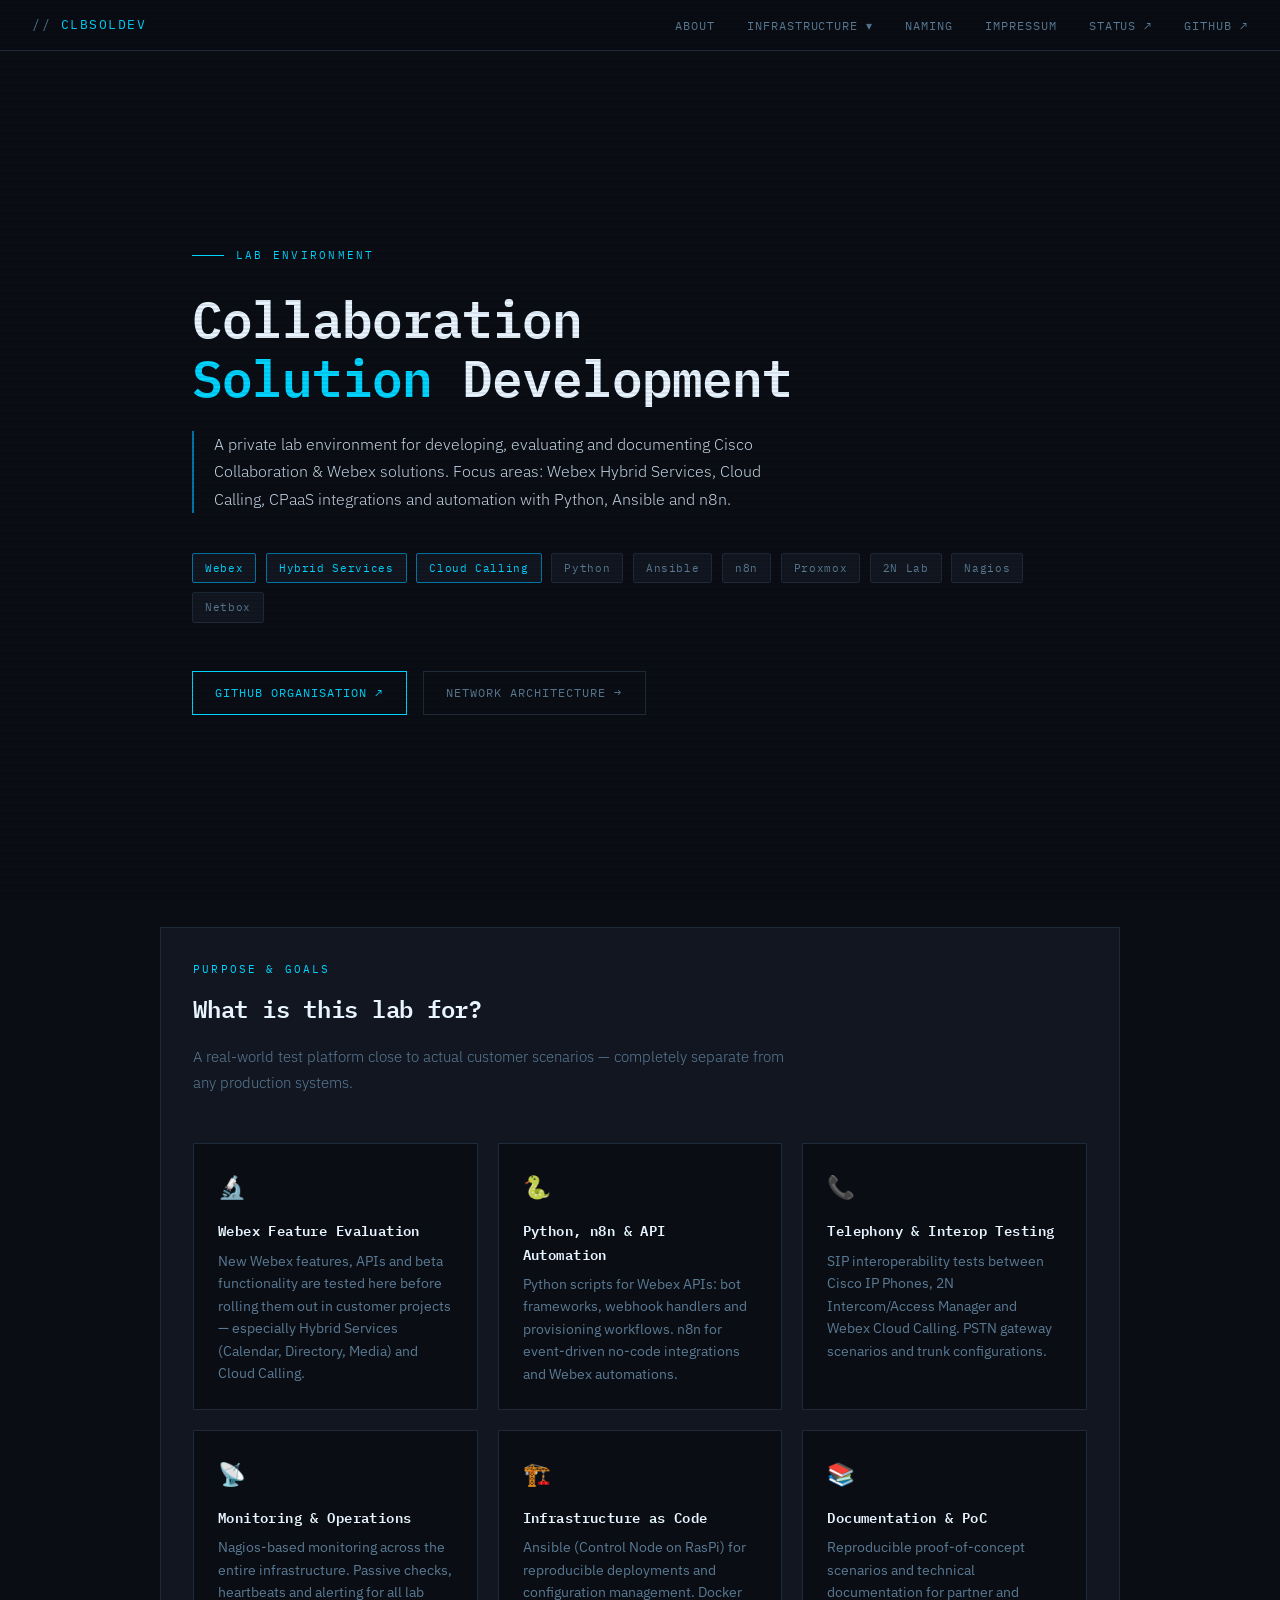
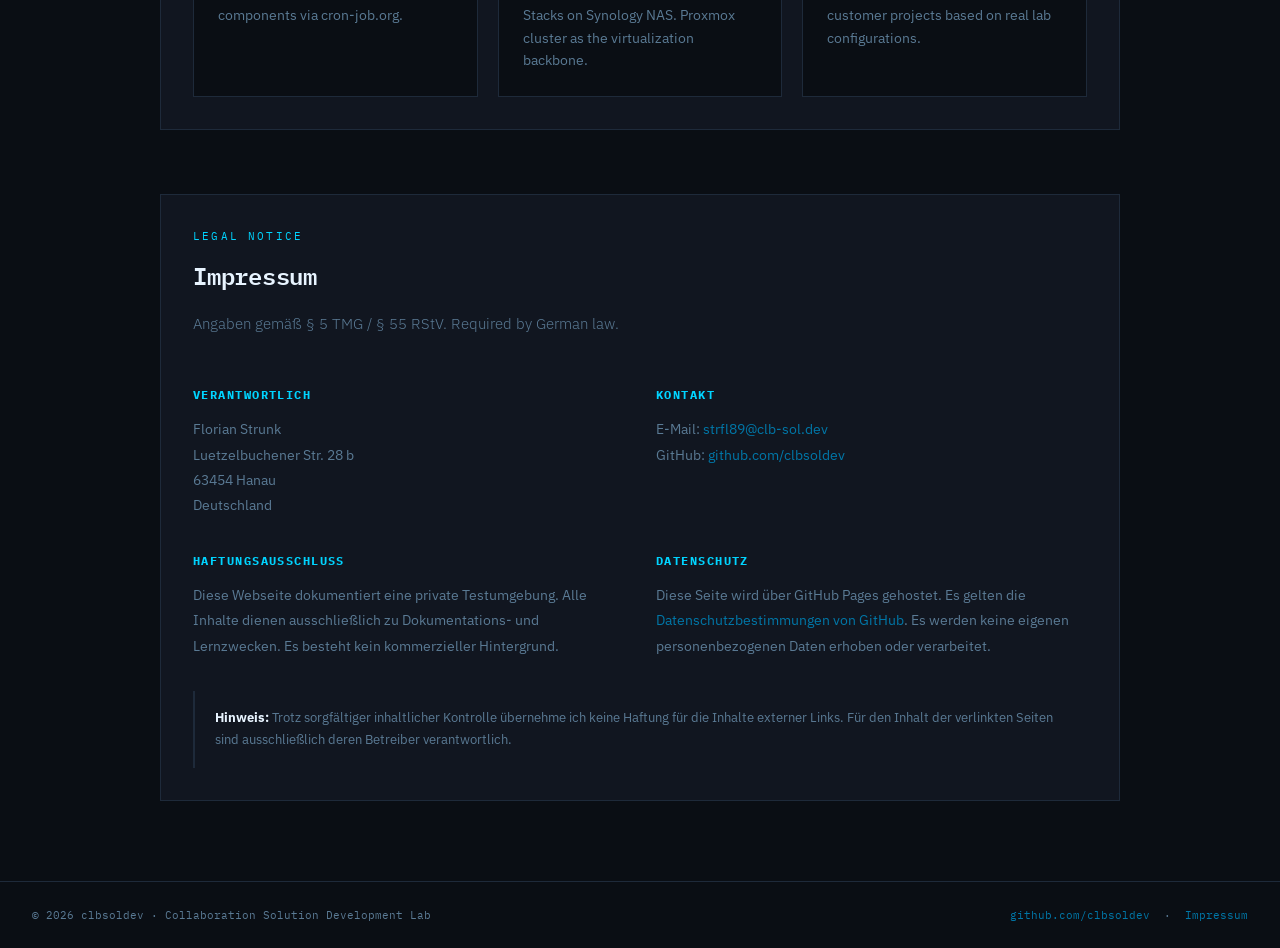
<file: index.html>
<!DOCTYPE html>
<html lang="en">
<head>
  <meta charset="UTF-8" />
  <meta name="viewport" content="width=device-width, initial-scale=1.0" />
  <title>Collaboration Solution Development</title>
  <link rel="preconnect" href="https://fonts.googleapis.com" />
  <link rel="preconnect" href="https://fonts.gstatic.com" crossorigin />
  <link href="https://fonts.googleapis.com/css2?family=IBM+Plex+Mono:wght@400;600&family=IBM+Plex+Sans:ital,wght@0,300;0,400;0,600;1,300&display=swap" rel="stylesheet" />
  <link rel="stylesheet" href="assets/style.css" />
  <script src="assets/components.js" defer></script>
</head>
<body>

<!-- NAV -->
<site-nav active=""></site-nav>

<!-- HERO -->
<section id="home">
  <div class="eyebrow fade-up">Lab Environment</div>
  <h1 class="fade-up delay-1">
    Collaboration<br/>
    <span class="accent">Solution</span> Development
  </h1>
  <p class="hero-desc fade-up delay-2">
    A private lab environment for developing, evaluating and documenting
    Cisco Collaboration &amp; Webex solutions. Focus areas: Webex Hybrid Services,
    Cloud Calling, CPaaS integrations and automation with Python, Ansible and n8n.
  </p>
  <div class="badge-row fade-up delay-3">
    <span class="badge hi">Webex</span>
    <span class="badge hi">Hybrid Services</span>
    <span class="badge hi">Cloud Calling</span>
    <span class="badge">Python</span>
    <span class="badge">Ansible</span>
    <span class="badge">n8n</span>
    <span class="badge">Proxmox</span>
    <span class="badge">2N Lab</span>
    <span class="badge">Nagios</span>
    <span class="badge">Netbox</span>
  </div>
  <div class="btn-row fade-up delay-4">
    <a class="btn" href="https://github.com/clbsoldev" target="_blank" rel="noopener">GitHub Organisation ↗</a>
    <a class="btn ghost" href="network.html">Network Architecture →</a>
  </div>
</section>

<!-- ABOUT -->
<section id="about">
  <div class="section-inner">
    <div class="content-box">
      <div class="section-label">Purpose &amp; Goals</div>
      <h2>What is this lab for?</h2>
      <p class="section-lead">
        A real-world test platform close to actual customer scenarios —
        completely separate from any production systems.
      </p>
      <div class="card-grid">
        <div class="card">
          <div class="card-icon">🔬</div>
          <h3>Webex Feature Evaluation</h3>
          <p>New Webex features, APIs and beta functionality are tested here before rolling them out in customer projects — especially Hybrid Services (Calendar, Directory, Media) and Cloud Calling.</p>
        </div>
        <div class="card">
          <div class="card-icon">🐍</div>
          <h3>Python, n8n &amp; API Automation</h3>
          <p>Python scripts for Webex APIs: bot frameworks, webhook handlers and provisioning workflows. n8n for event-driven no-code integrations and Webex automations.</p>
        </div>
        <div class="card">
          <div class="card-icon">📞</div>
          <h3>Telephony &amp; Interop Testing</h3>
          <p>SIP interoperability tests between Cisco IP Phones, 2N Intercom/Access Manager and Webex Cloud Calling. PSTN gateway scenarios and trunk configurations.</p>
        </div>
        <div class="card">
          <div class="card-icon">📡</div>
          <h3>Monitoring &amp; Operations</h3>
          <p>Nagios-based monitoring across the entire infrastructure. Passive checks, heartbeats and alerting for all lab components via cron-job.org.</p>
        </div>
        <div class="card">
          <div class="card-icon">🏗️</div>
          <h3>Infrastructure as Code</h3>
          <p>Ansible (Control Node on RasPi) for reproducible deployments and configuration management. Docker Stacks on Synology NAS. Proxmox cluster as the virtualization backbone.</p>
        </div>
        <div class="card">
          <div class="card-icon">📚</div>
          <h3>Documentation &amp; PoC</h3>
          <p>Reproducible proof-of-concept scenarios and technical documentation for partner and customer projects based on real lab configurations.</p>
        </div>
      </div>
    </div>
  </div>
</section>



<!-- IMPRESSUM (German – legally required) -->
<section id="impressum">
  <div class="section-inner">
    <div class="content-box">
      <div class="section-label">Legal Notice</div>
      <h2>Impressum</h2>
      <p class="section-lead">
        Angaben gemäß § 5 TMG / § 55 RStV. Required by German law.
      </p>
      <site-impressum></site-impressum>
    </div>
  </div>
</section>

<!-- FOOTER -->
<site-footer></site-footer>

</body>
</html>
</file>
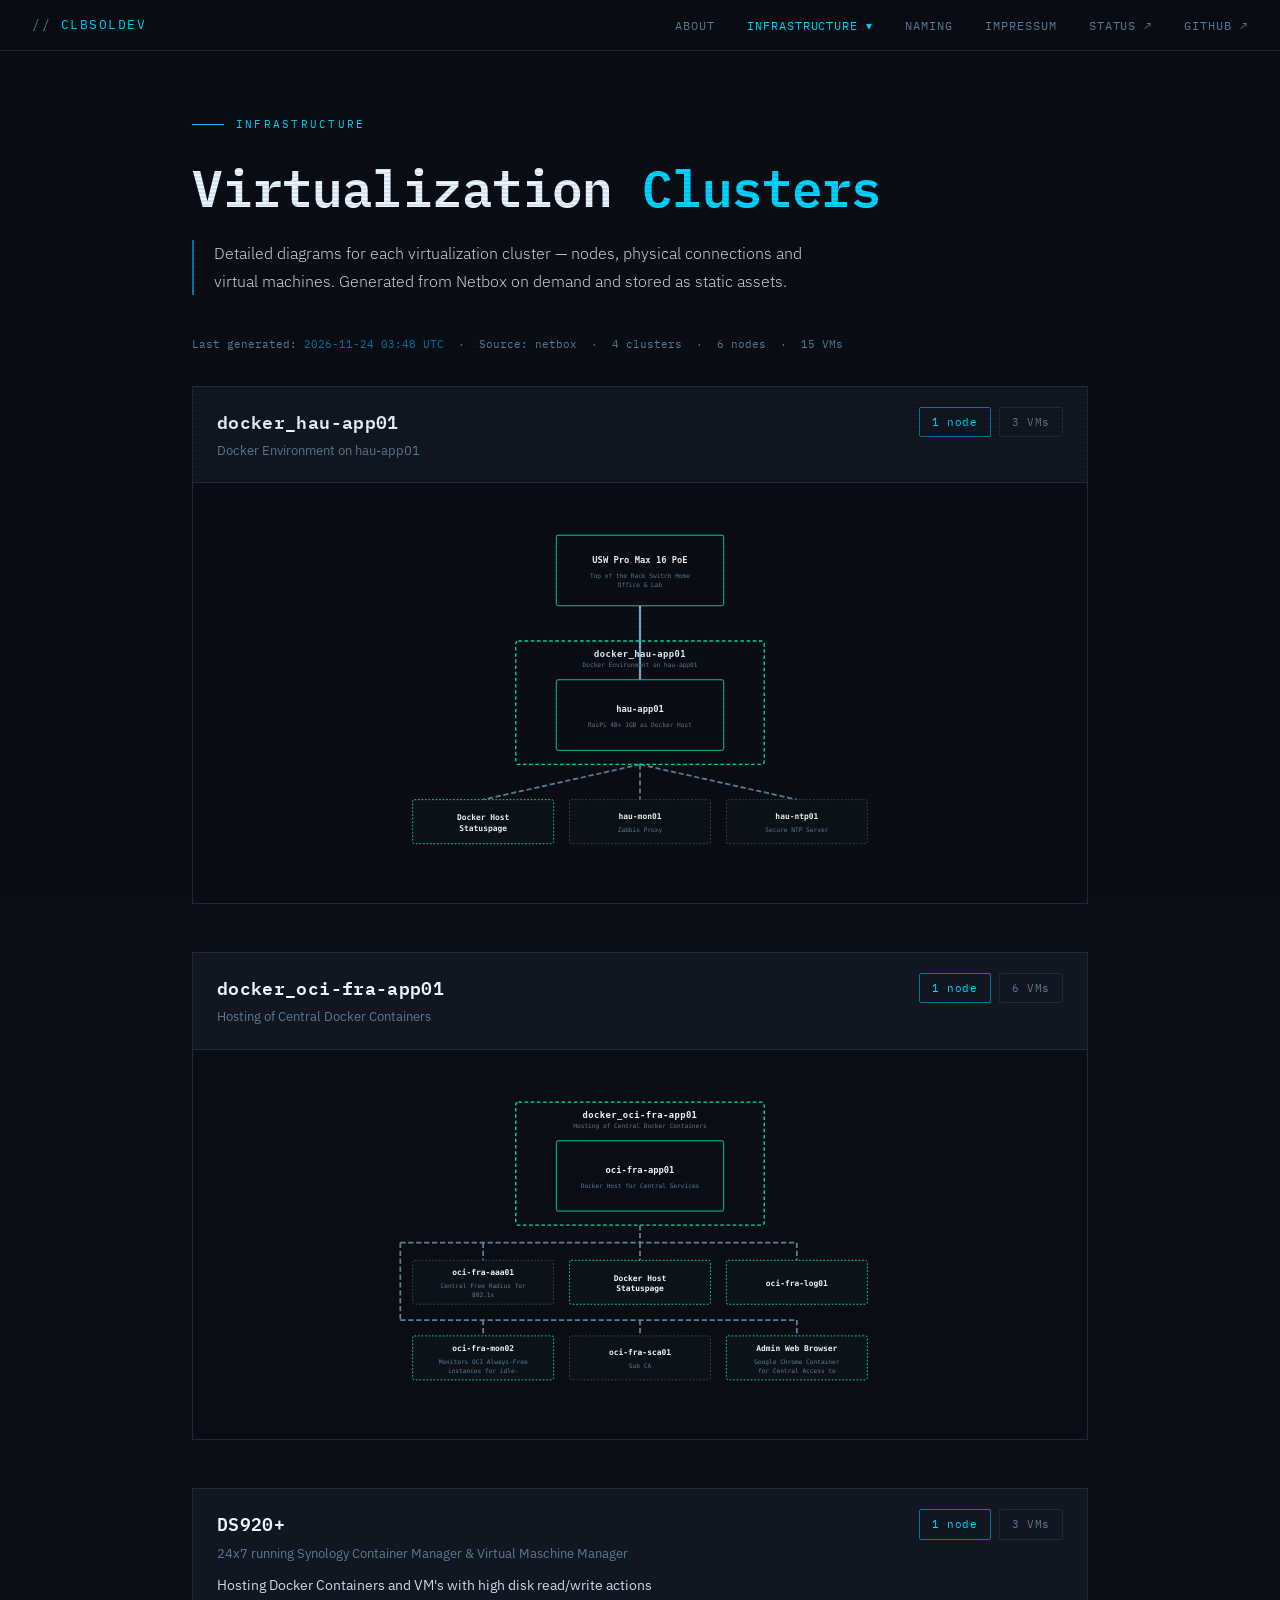
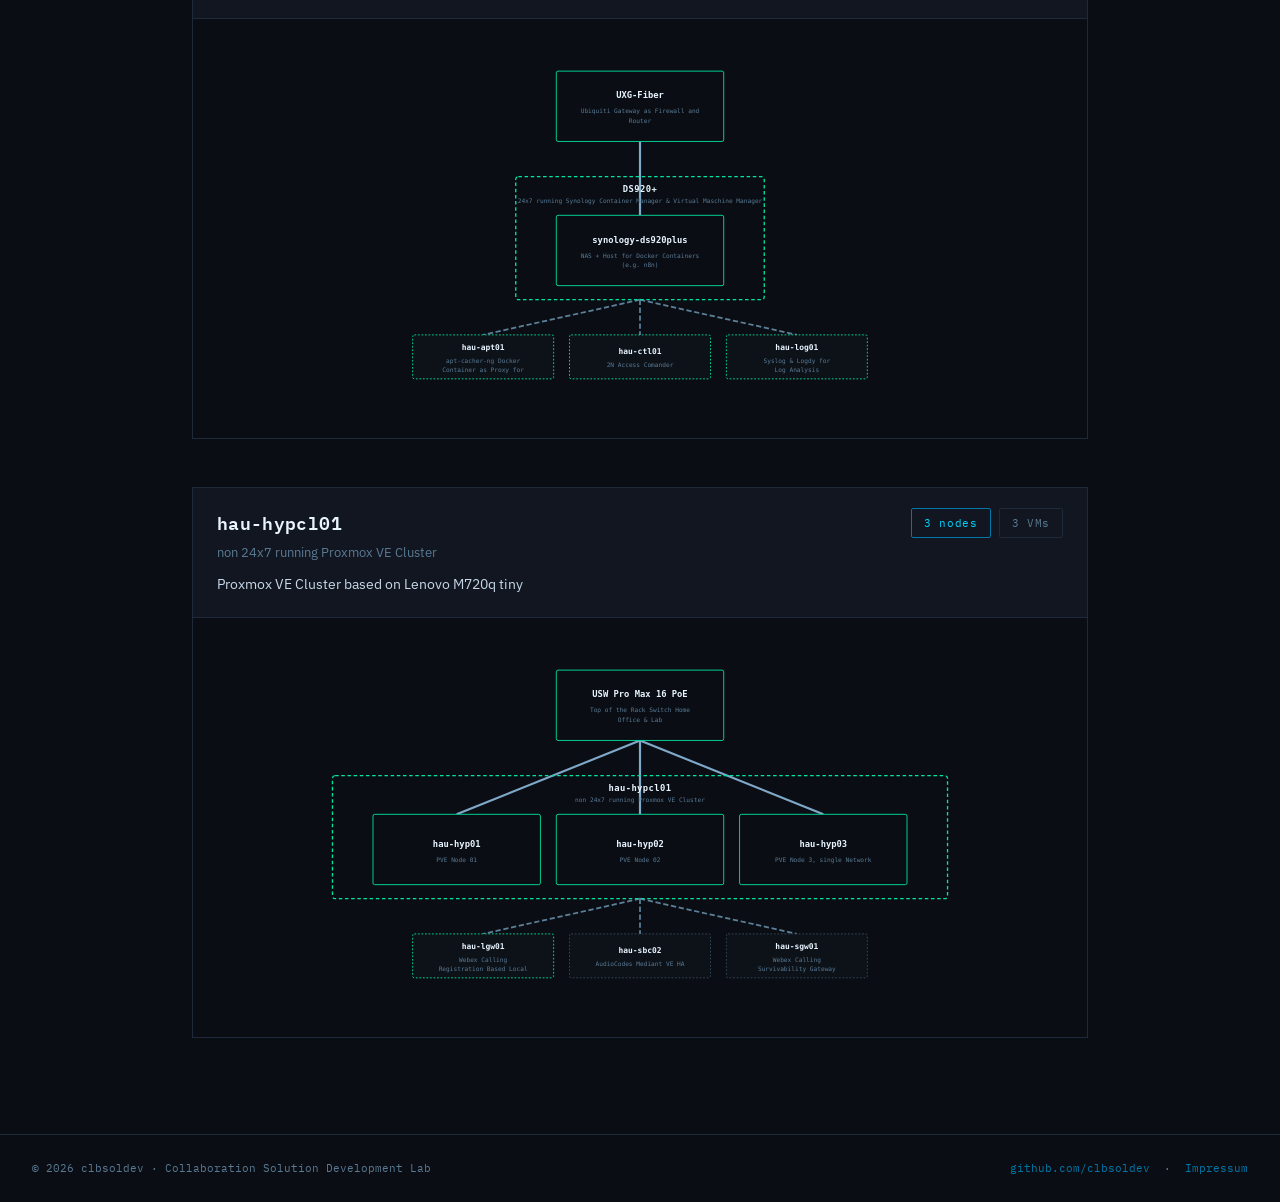
<file: clusters.html>
<!DOCTYPE html>
<html lang="en">
<head>
  <meta charset="UTF-8" />
  <meta name="viewport" content="width=device-width, initial-scale=1.0" />
  <title>Clusters · clbsoldev</title>
  <link rel="preconnect" href="https://fonts.googleapis.com" />
  <link rel="preconnect" href="https://fonts.gstatic.com" crossorigin />
  <link href="https://fonts.googleapis.com/css2?family=IBM+Plex+Mono:wght@400;600&family=IBM+Plex+Sans:ital,wght@0,300;0,400;0,600;1,300&display=swap" rel="stylesheet" />
  <link rel="stylesheet" href="assets/style.css" />
  <script src="assets/components.js" defer></script>
  <script src="assets/clusters.js"   defer></script>
</head>
<body>

<site-nav active="clusters"></site-nav>

<div class="page">

  <div class="eyebrow fade-up">Infrastructure</div>
  <h1 class="fade-up delay-1">Virtualization <span class="accent">Clusters</span></h1>
  <p class="hero-desc fade-up delay-2">
    Detailed diagrams for each virtualization cluster — nodes, physical connections
    and virtual machines. Generated from Netbox on demand and stored as static assets.
  </p>

  <div class="generate-hint">
    <strong>Generating cluster diagrams:</strong>
    Run the GitHub Action manually with <code>cluster_diagrams = true</code>,
    or pass <code>--cluster-diagrams</code> to the script locally.
    For a single cluster: <code>--cluster hau-hypcl01</code>
  </div>

  <div id="meta-line" class="text-dim"
       style="font-family:var(--mono);font-size:.7rem;margin-bottom:2rem;">
    Loading…
  </div>

  <div id="cluster-grid" class="cluster-grid">
    <!-- Populated by assets/clusters.js -->
  </div>

</div>

<site-footer></site-footer>

</body>
</html>
</file>
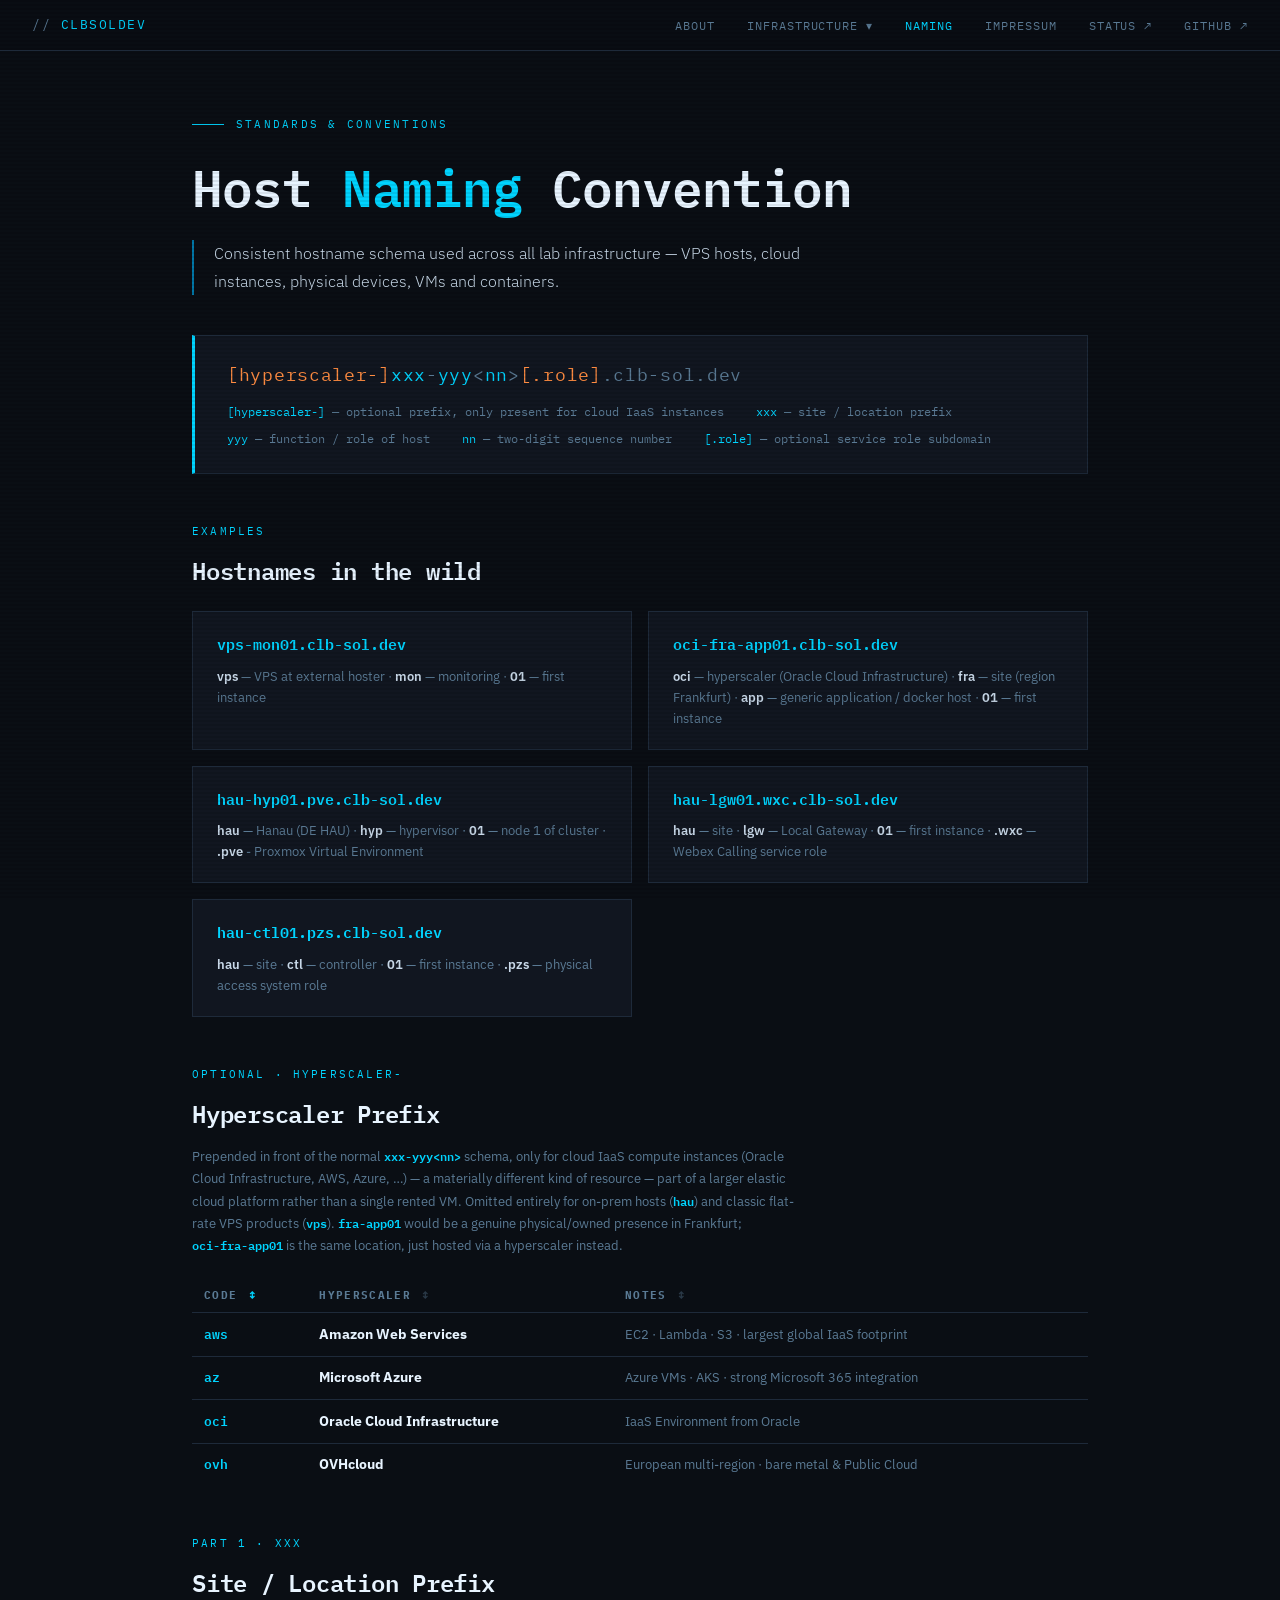
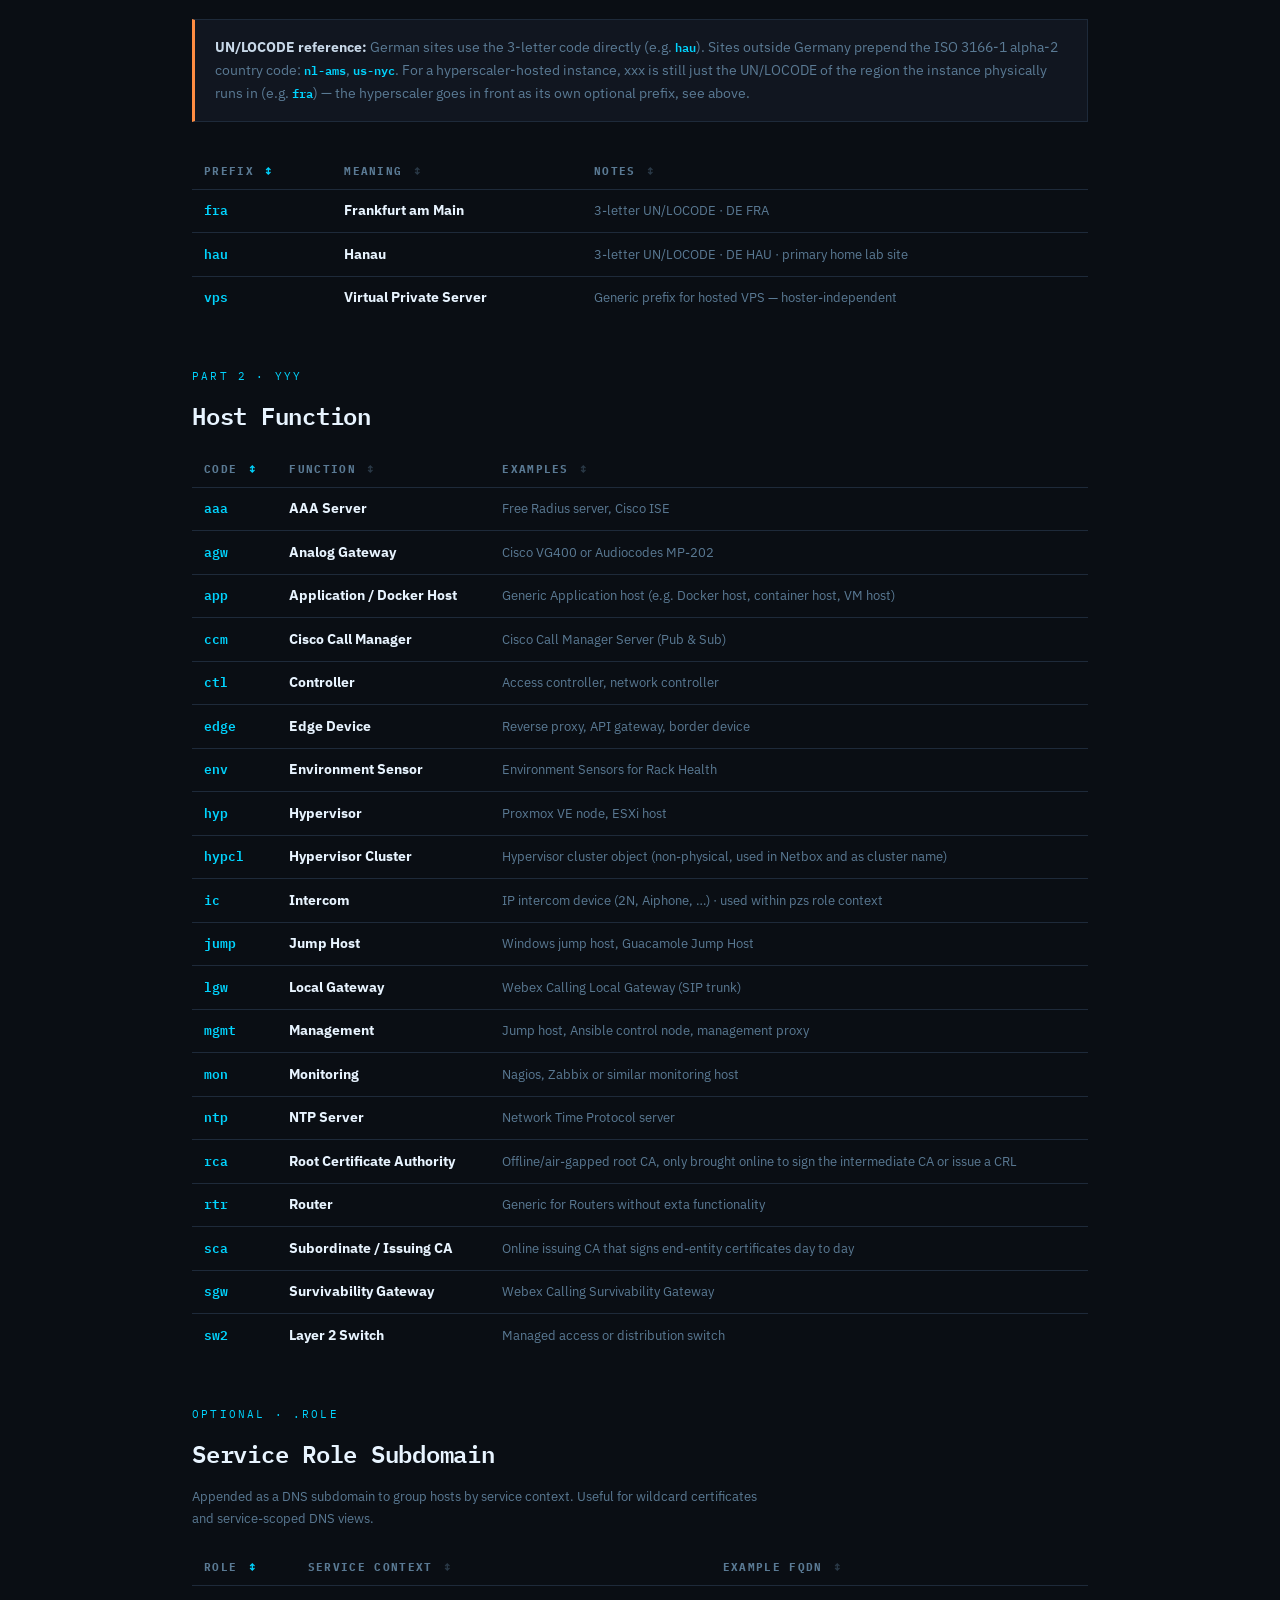
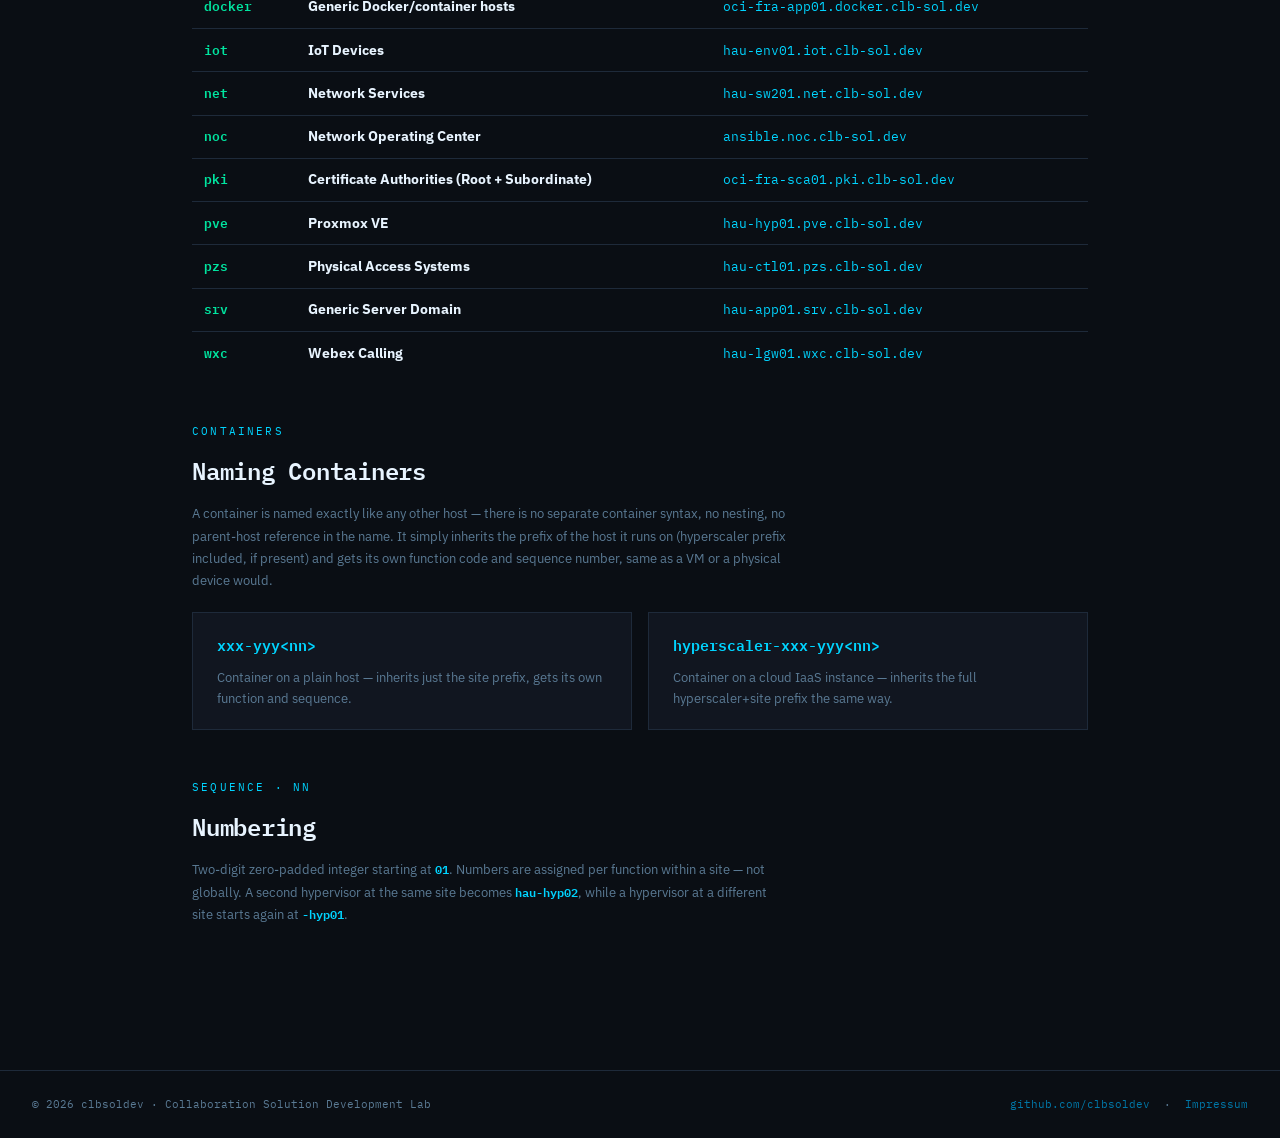
<file: naming.html>
<!DOCTYPE html>
<html lang="en">
<head>
  <meta charset="UTF-8" />
  <meta name="viewport" content="width=device-width, initial-scale=1.0" />
  <title>Naming Convention · clbsoldev</title>
  <link rel="preconnect" href="https://fonts.googleapis.com" />
  <link rel="preconnect" href="https://fonts.gstatic.com" crossorigin />
  <link href="https://fonts.googleapis.com/css2?family=IBM+Plex+Mono:wght@400;600&family=IBM+Plex+Sans:ital,wght@0,300;0,400;0,600;1,300&display=swap" rel="stylesheet" />
  <link rel="stylesheet" href="assets/style.css" />
  <script src="assets/components.js" defer></script>
</head>
<body>

<site-nav active="naming"></site-nav>

<div class="page">

  <div class="eyebrow fade-up">Standards &amp; Conventions</div>
  <h1 class="fade-up delay-1">Host <span class="accent">Naming</span> Convention</h1>
  <p class="hero-desc fade-up delay-2">
    Consistent hostname schema used across all lab infrastructure —
    VPS hosts, cloud instances, physical devices, VMs and containers.
  </p>

  <!-- Schema -->
  <div class="schema">
    <div class="schema-line">
      <span class="opt">[hyperscaler-]</span><span class="seg">xxx</span><span class="sep">-</span><span class="seg">yyy</span><span class="sep">&lt;</span><span class="seg">nn</span><span class="sep">&gt;</span><span class="opt">[.role]</span><span class="sep">.clb-sol.dev</span>
    </div>
    <div class="schema-annotation">
      <span><span class="key">[hyperscaler-]</span> — optional prefix, only present for cloud IaaS instances</span>
      <span><span class="key">xxx</span> — site / location prefix</span>
      <span><span class="key">yyy</span> — function / role of host</span>
      <span><span class="key">nn</span> — two-digit sequence number</span>
      <span><span class="key">[.role]</span> — optional service role subdomain</span>
    </div>
  </div>

  <!-- Examples -->
  <div style="margin-bottom:3rem;">
    <div class="section-label">Examples</div>
    <h2 style="margin-bottom:1.25rem;">Hostnames in the wild</h2>
    <div class="example-grid">
      <div class="example-card">
        <div class="example-hostname">vps-mon01.clb-sol.dev</div>
        <div class="example-desc">
          <strong>vps</strong> — VPS at external hoster ·
          <strong>mon</strong> — monitoring ·
          <strong>01</strong> — first instance
        </div>
      </div>
      <div class="example-card">
        <div class="example-hostname">oci-fra-app01.clb-sol.dev</div>
        <div class="example-desc">
          <strong>oci</strong> — hyperscaler (Oracle Cloud Infrastructure) ·
          <strong>fra</strong> — site (region Frankfurt) ·
          <strong>app</strong> — generic application / docker host ·
          <strong>01</strong> — first instance
        </div>
      </div>
      <div class="example-card">
        <div class="example-hostname">hau-hyp01.pve.clb-sol.dev</div>
        <div class="example-desc">
          <strong>hau</strong> — Hanau (DE HAU) ·
          <strong>hyp</strong> — hypervisor ·
          <strong>01</strong> — node 1 of cluster ·
          <strong>.pve</strong> - Proxmox Virtual Environment
        </div>
      </div>
      <div class="example-card">
        <div class="example-hostname">hau-lgw01.wxc.clb-sol.dev</div>
        <div class="example-desc">
          <strong>hau</strong> — site ·
          <strong>lgw</strong> — Local Gateway ·
          <strong>01</strong> — first instance ·
          <strong>.wxc</strong> — Webex Calling service role
        </div>
      </div>
      <div class="example-card">
        <div class="example-hostname">hau-ctl01.pzs.clb-sol.dev</div>
        <div class="example-desc">
          <strong>hau</strong> — site ·
          <strong>ctl</strong> — controller ·
          <strong>01</strong> — first instance ·
          <strong>.pzs</strong> — physical access system role
        </div>
      </div>
    </div>
  </div>

  <!-- Optional: Hyperscaler prefix -->
  <div style="margin-bottom:3rem;">
    <div class="section-label">Optional · hyperscaler-</div>
    <h2 style="margin-bottom:.75rem;">Hyperscaler Prefix</h2>
    <p class="text-dim" style="margin-bottom:1.25rem;max-width:620px;">
      Prepended in front of the normal <code class="code" style="font-size:.78rem">xxx-yyy&lt;nn&gt;</code>
      schema, only for cloud IaaS compute instances (Oracle Cloud Infrastructure, AWS, Azure, …) —
      a materially different kind of resource — part of a larger elastic cloud platform rather than
      a single rented VM. Omitted entirely for on-prem hosts (<code class="code" style="font-size:.78rem">hau</code>)
      and classic flat-rate VPS products (<code class="code" style="font-size:.78rem">vps</code>).
      <code class="code" style="font-size:.78rem">fra-app01</code> would be a genuine physical/owned
      presence in Frankfurt; <code class="code" style="font-size:.78rem">oci-fra-app01</code> is the
      same location, just hosted via a hyperscaler instead.
    </p>
    <div class="conv-table-wrap">
      <table class="conv-table" id="table-hyperscalers">
        <thead>
          <tr>
            <th data-col="code">Code <i class="sort-icon">↕</i></th>
            <th data-col="hyperscaler">Hyperscaler <i class="sort-icon">↕</i></th>
            <th data-col="notes">Notes <i class="sort-icon">↕</i></th>
          </tr>
        </thead>
        <tbody></tbody>
      </table>
    </div>
  </div>

  <!-- Part 1: Site prefix -->
  <div style="margin-bottom:3rem;">
    <div class="section-label">Part 1 · xxx</div>
    <h2 style="margin-bottom:1rem;">Site / Location Prefix</h2>
    <div class="callout">
      <strong>UN/LOCODE reference:</strong> German sites use the 3-letter code directly
      (e.g. <code class="code" style="font-size:.78rem">hau</code>).
      Sites outside Germany prepend the ISO 3166-1 alpha-2 country code:
      <code class="code" style="font-size:.78rem">nl-ams</code>,
      <code class="code" style="font-size:.78rem">us-nyc</code>.
      For a hyperscaler-hosted instance, <span class="key">xxx</span> is still just the
      UN/LOCODE of the region the instance physically runs in (e.g.
      <code class="code" style="font-size:.78rem">fra</code>) — the hyperscaler goes in
      front as its own optional prefix, see above.
    </div>
    <div class="conv-table-wrap">
      <table class="conv-table" id="table-sites">
        <thead>
          <tr>
            <th data-col="prefix">Prefix <i class="sort-icon">↕</i></th>
            <th data-col="meaning">Meaning <i class="sort-icon">↕</i></th>
            <th data-col="notes">Notes <i class="sort-icon">↕</i></th>
          </tr>
        </thead>
        <tbody></tbody>
      </table>
    </div>
  </div>

  <!-- Part 2: Function -->
  <div style="margin-bottom:3rem;">
    <div class="section-label">Part 2 · yyy</div>
    <h2 style="margin-bottom:1rem;">Host Function</h2>
    <div class="conv-table-wrap">
      <table class="conv-table" id="table-functions">
        <thead>
          <tr>
            <th data-col="code">Code <i class="sort-icon">↕</i></th>
            <th data-col="function">Function <i class="sort-icon">↕</i></th>
            <th data-col="examples">Examples <i class="sort-icon">↕</i></th>
          </tr>
        </thead>
        <tbody></tbody>
      </table>
    </div>
  </div>

  <!-- Optional: Role subdomain -->
  <div style="margin-bottom:3rem;">
    <div class="section-label">Optional · .role</div>
    <h2 style="margin-bottom:.75rem;">Service Role Subdomain</h2>
    <p class="text-dim" style="margin-bottom:1.25rem;max-width:580px;">
      Appended as a DNS subdomain to group hosts by service context.
      Useful for wildcard certificates and service-scoped DNS views.
    </p>
    <div class="conv-table-wrap">
      <table class="conv-table" id="table-roles">
        <thead>
          <tr>
            <th data-col="role">Role <i class="sort-icon">↕</i></th>
            <th data-col="context">Service Context <i class="sort-icon">↕</i></th>
            <th data-col="example">Example FQDN <i class="sort-icon">↕</i></th>
          </tr>
        </thead>
        <tbody></tbody>
      </table>
    </div>
  </div>

  <!-- Containers -->
  <div style="margin-bottom:3rem;">
    <div class="section-label">Containers</div>
    <h2 style="margin-bottom:.75rem;">Naming Containers</h2>
    <p class="text-dim" style="max-width:620px;">
      A container is named exactly like any other host — there is no separate container
      syntax, no nesting, no parent-host reference in the name. It simply inherits the
      prefix of the host it runs on (hyperscaler prefix included, if present) and gets
      its own function code and sequence number, same as a VM or a physical device would.
    </p>
    <div class="example-grid" style="margin-top:1.25rem;">
      <div class="example-card">
        <div class="example-hostname">xxx-yyy&lt;nn&gt;</div>
        <div class="example-desc">
          Container on a plain host — inherits just the site prefix, gets its own
          function and sequence.
        </div>
      </div>
      <div class="example-card">
        <div class="example-hostname">hyperscaler-xxx-yyy&lt;nn&gt;</div>
        <div class="example-desc">
          Container on a cloud IaaS instance — inherits the full hyperscaler+site
          prefix the same way.
        </div>
      </div>
    </div>
  </div>

  <!-- Sequence numbers -->
  <div style="margin-bottom:3rem;">
    <div class="section-label">Sequence · nn</div>
    <h2 style="margin-bottom:.75rem;">Numbering</h2>
    <p class="text-dim" style="max-width:580px;">
      Two-digit zero-padded integer starting at
      <code class="code" style="font-size:.78rem">01</code>.
      Numbers are assigned per function within a site — not globally.
      A second hypervisor at the same site becomes
      <code class="code" style="font-size:.78rem">hau-hyp02</code>,
      while a hypervisor at a different site starts again at
      <code class="code" style="font-size:.78rem">-hyp01</code>.
    </p>
  </div>

</div><!-- /page -->

<site-footer></site-footer>

<script>
  // ── Sortable table helper ───────────────────────────────────────────────────
  function makeTable(tableId, dataUrl, columns) {
    let data = [];
    let sortCol = null;
    let sortAsc = true;

    const table = document.getElementById(tableId);
    const tbody = table.querySelector('tbody');

    // Render rows
    function render() {
      const sorted = [...data].sort((a, b) => {
        if (!sortCol) return 0;
        const av = (a[sortCol] || '').toLowerCase();
        const bv = (b[sortCol] || '').toLowerCase();
        return sortAsc ? av.localeCompare(bv) : bv.localeCompare(av);
      });
      tbody.innerHTML = sorted.map(row =>
        `<tr>${columns.map(c => `<td>${c.render(row)}</td>`).join('')}</tr>`
      ).join('');
    }

    // Sort on header click
    table.querySelectorAll('th[data-col]').forEach(th => {
      th.addEventListener('click', () => {
        const col = th.dataset.col;
        if (sortCol === col) {
          sortAsc = !sortAsc;
        } else {
          sortCol = col;
          sortAsc = true;
        }
        // Update header classes
        table.querySelectorAll('th').forEach(h => {
          h.classList.remove('sorted-asc', 'sorted-desc');
        });
        th.classList.add(sortAsc ? 'sorted-asc' : 'sorted-desc');
        render();
      });
    });

    // Fetch JSON and render
    fetch(dataUrl)
      .then(r => r.json())
      .then(json => {
        data = json;
        // Default sort: first column ascending
        sortCol = columns[0].key;
        sortAsc = true;
        const firstTh = table.querySelector('th[data-col]');
        if (firstTh) firstTh.classList.add('sorted-asc');
        render();
      })
      .catch(() => {
        tbody.innerHTML = `<tr><td colspan="${columns.length}" class="text-dim">Failed to load data.</td></tr>`;
      });
  }

  // ── Monospace code renderer ─────────────────────────────────────────────────
  const code = (val) => `<span class="code">${val}</span>`;
  const text = (val) => `<span class="text-dim">${val}</span>`;
  const mono = (val) => `<code style="font-family:var(--mono);font-size:.8rem;color:var(--accent)">${val}</code>`;

  // ── Wire up tables ──────────────────────────────────────────────────────────
  makeTable('table-hyperscalers', 'data/naming-hyperscaler.json', [
    { key: 'code',   render: r => code(r.code) },
    { key: 'hyperscaler', render: r => `<strong style="color:var(--text-head)">${r.hyperscaler}</strong>` },
    { key: 'notes',  render: r => text(r.notes) },
  ]);

  makeTable('table-sites', 'data/naming-sites.json', [
    { key: 'prefix',  render: r => code(r.prefix) },
    { key: 'meaning', render: r => `<strong style="color:var(--text-head)">${r.meaning}</strong>` },
    { key: 'notes',   render: r => text(r.notes) },
  ]);

  makeTable('table-functions', 'data/naming-functions.json', [
    { key: 'code',     render: r => code(r.code) },
    { key: 'function', render: r => `<strong style="color:var(--text-head)">${r.function}</strong>` },
    { key: 'examples', render: r => text(r.examples) },
  ]);

  makeTable('table-roles', 'data/naming-roles.json', [
    { key: 'role',    render: r => `<span class="code green">${r.role}</span>` },
    { key: 'context', render: r => `<strong style="color:var(--text-head)">${r.context}</strong>` },
    { key: 'example', render: r => mono(r.example) },
  ]);
</script>

</body>
</html>
</file>
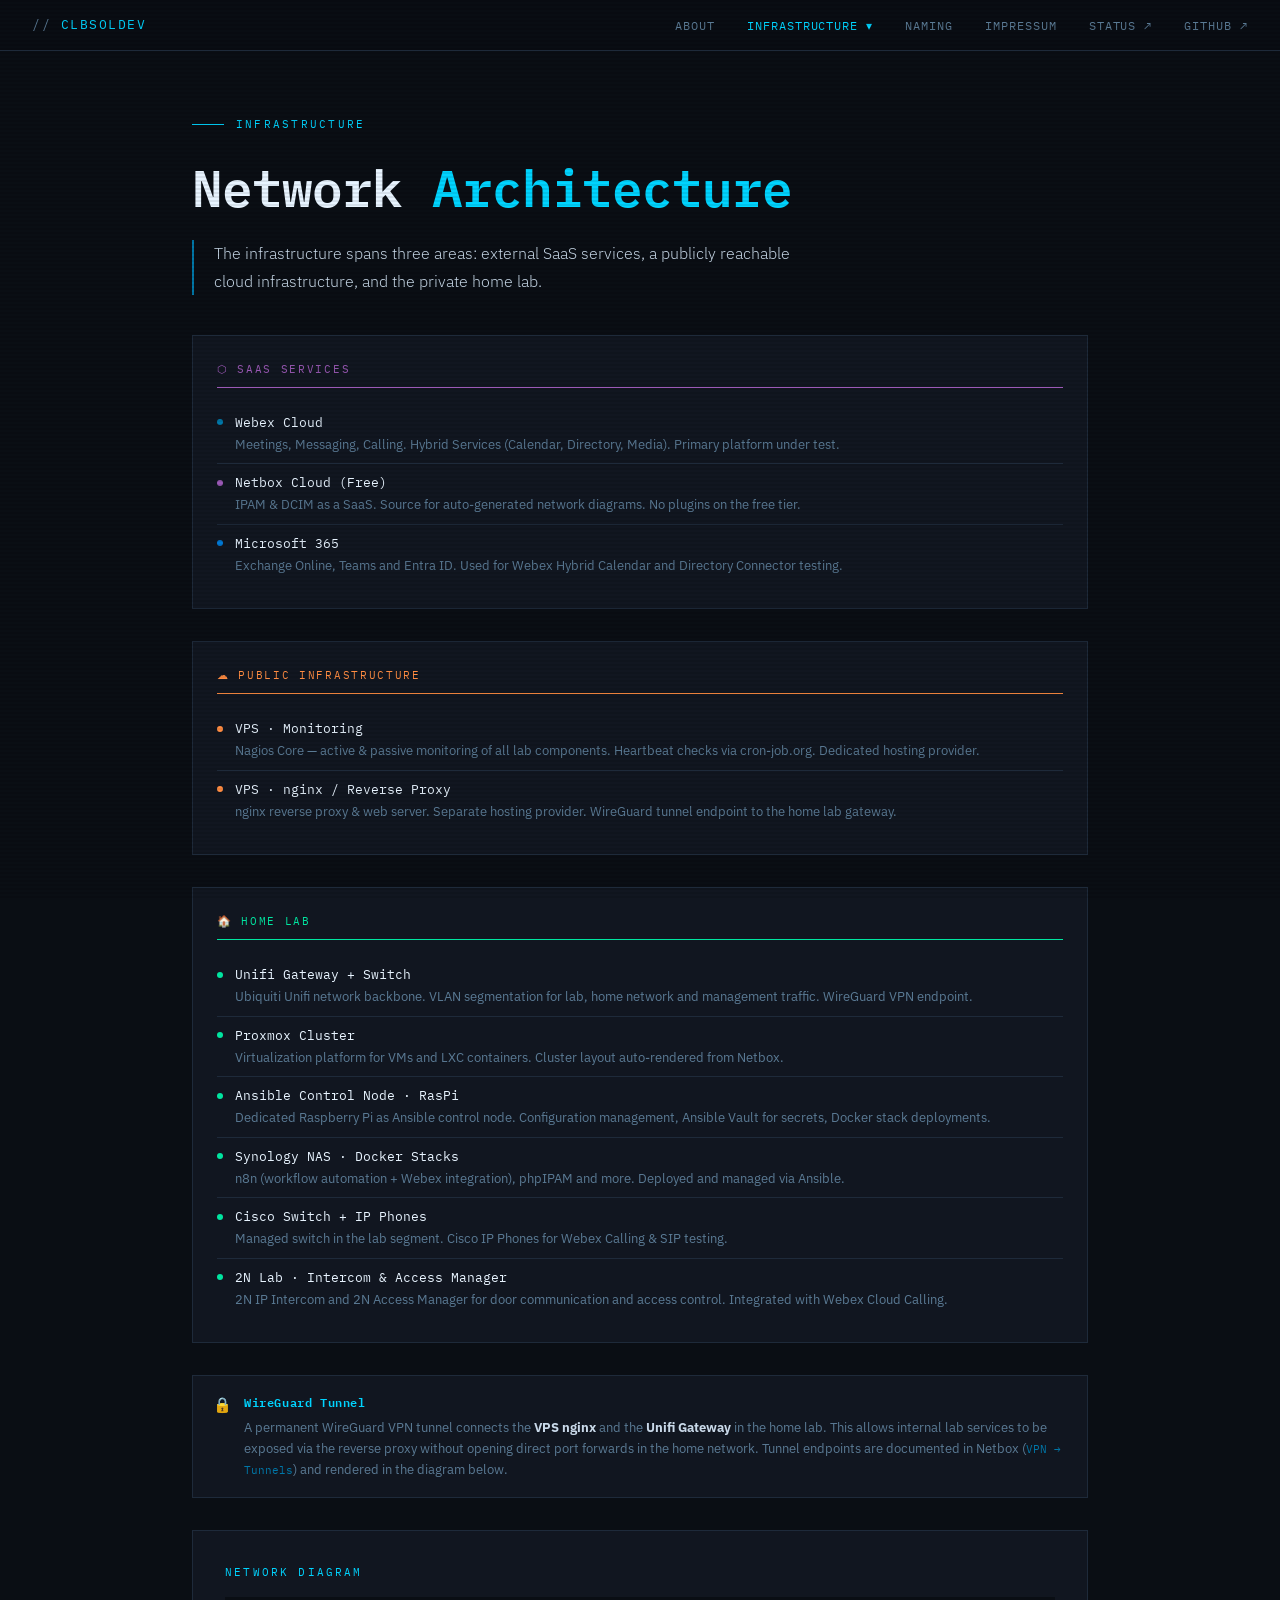
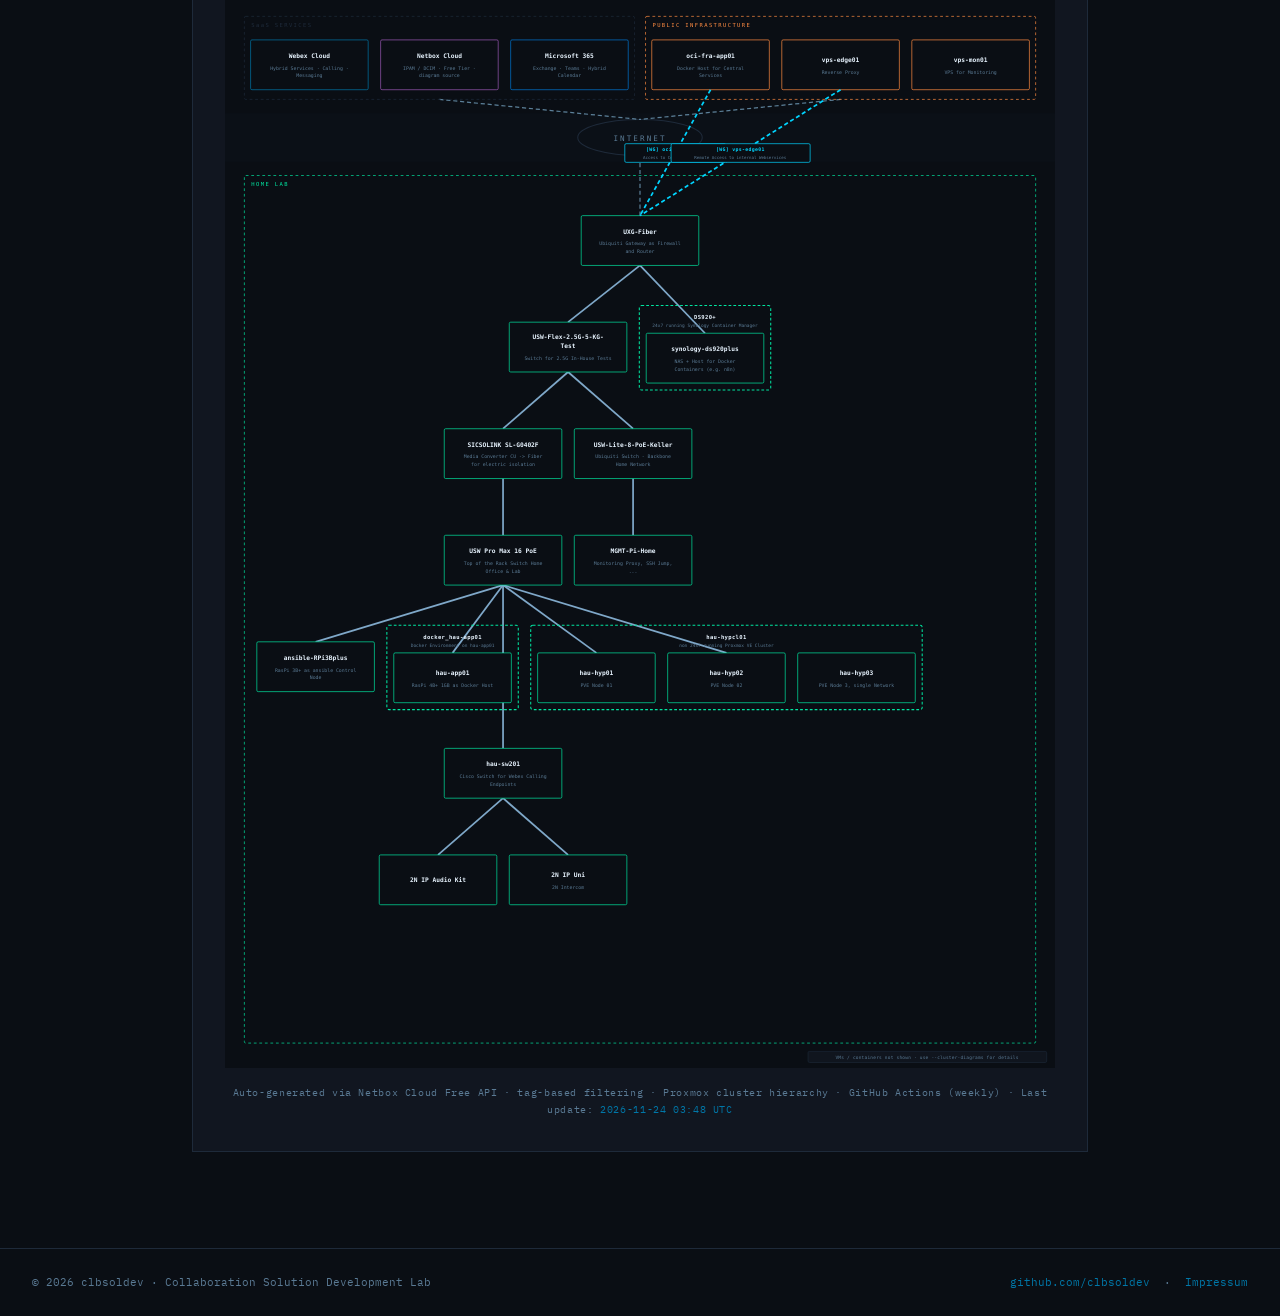
<file: network.html>
<!DOCTYPE html>
<html lang="en">
<head>
  <meta charset="UTF-8" />
  <meta name="viewport" content="width=device-width, initial-scale=1.0" />
  <title>Network Architecture · clbsoldev</title>
  <link rel="preconnect" href="https://fonts.googleapis.com" />
  <link rel="preconnect" href="https://fonts.gstatic.com" crossorigin />
  <link href="https://fonts.googleapis.com/css2?family=IBM+Plex+Mono:wght@400;600&family=IBM+Plex+Sans:ital,wght@0,300;0,400;0,600;1,300&display=swap" rel="stylesheet" />
  <link rel="stylesheet" href="assets/style.css" />
  <script src="assets/components.js" defer></script>
  <style>
    #diagram-ts { color: var(--accent2); }
  </style>
</head>
<body>

<site-nav active="network"></site-nav>

<div class="page">

  <div class="eyebrow fade-up">Infrastructure</div>
  <h1 class="fade-up delay-1">Network <span class="accent">Architecture</span></h1>
  <p class="hero-desc fade-up delay-2">
    The infrastructure spans three areas: external SaaS services, a publicly
    reachable cloud infrastructure, and the private home lab.
  </p>

  <div class="arch-grid" style="grid-template-columns: 1fr;">

    <!-- SaaS -->
    <div class="arch-block">
      <div class="arch-block-title" style="color:#9b59b6; border-bottom-color:#9b59b6;">⬡ SaaS Services</div>
      <ul class="node-list">
        <li>
          <span class="node-dot" style="background:#0077a8;"></span>
          <div>
            <div class="node-name">Webex Cloud</div>
            <div class="node-desc">Meetings, Messaging, Calling. Hybrid Services (Calendar, Directory, Media). Primary platform under test.</div>
          </div>
        </li>
        <li>
          <span class="node-dot" style="background:#9b59b6;"></span>
          <div>
            <div class="node-name">Netbox Cloud (Free)</div>
            <div class="node-desc">IPAM &amp; DCIM as a SaaS. Source for auto-generated network diagrams. No plugins on the free tier.</div>
          </div>
        </li>
        <li>
          <span class="node-dot" style="background:#0078d4;"></span>
          <div>
            <div class="node-name">Microsoft 365</div>
            <div class="node-desc">Exchange Online, Teams and Entra ID. Used for Webex Hybrid Calendar and Directory Connector testing.</div>
          </div>
        </li>
      </ul>
    </div>

    <!-- Public Infrastructure -->
    <div class="arch-block">
      <div class="arch-block-title pub">☁ Public Infrastructure</div>
      <ul class="node-list">
        <li>
          <span class="node-dot pub"></span>
          <div>
            <div class="node-name">VPS · Monitoring</div>
            <div class="node-desc">Nagios Core — active &amp; passive monitoring of all lab components. Heartbeat checks via cron-job.org. Dedicated hosting provider.</div>
          </div>
        </li>
        <li>
          <span class="node-dot pub"></span>
          <div>
            <div class="node-name">VPS · nginx / Reverse Proxy</div>
            <div class="node-desc">nginx reverse proxy &amp; web server. Separate hosting provider. WireGuard tunnel endpoint to the home lab gateway.</div>
          </div>
        </li>
      </ul>
    </div>

    <!-- Home Lab -->
    <div class="arch-block">
      <div class="arch-block-title lab">🏠 Home Lab</div>
      <ul class="node-list">
        <li>
          <span class="node-dot lab"></span>
          <div>
            <div class="node-name">Unifi Gateway + Switch</div>
            <div class="node-desc">Ubiquiti Unifi network backbone. VLAN segmentation for lab, home network and management traffic. WireGuard VPN endpoint.</div>
          </div>
        </li>
        <li>
          <span class="node-dot lab"></span>
          <div>
            <div class="node-name">Proxmox Cluster</div>
            <div class="node-desc">Virtualization platform for VMs and LXC containers. Cluster layout auto-rendered from Netbox.</div>
          </div>
        </li>
        <li>
          <span class="node-dot lab"></span>
          <div>
            <div class="node-name">Ansible Control Node · RasPi</div>
            <div class="node-desc">Dedicated Raspberry Pi as Ansible control node. Configuration management, Ansible Vault for secrets, Docker stack deployments.</div>
          </div>
        </li>
        <li>
          <span class="node-dot lab"></span>
          <div>
            <div class="node-name">Synology NAS · Docker Stacks</div>
            <div class="node-desc">n8n (workflow automation + Webex integration), phpIPAM and more. Deployed and managed via Ansible.</div>
          </div>
        </li>
        <li>
          <span class="node-dot lab"></span>
          <div>
            <div class="node-name">Cisco Switch + IP Phones</div>
            <div class="node-desc">Managed switch in the lab segment. Cisco IP Phones for Webex Calling &amp; SIP testing.</div>
          </div>
        </li>
        <li>
          <span class="node-dot lab"></span>
          <div>
            <div class="node-name">2N Lab · Intercom &amp; Access Manager</div>
            <div class="node-desc">2N IP Intercom and 2N Access Manager for door communication and access control. Integrated with Webex Cloud Calling.</div>
          </div>
        </li>
      </ul>
    </div>

  </div>

  <!-- WireGuard callout -->
  <div class="wg-callout">
    <div class="wg-callout-icon">🔒</div>
    <div>
      <div class="wg-callout-title">WireGuard Tunnel</div>
      <div class="wg-callout-body">
        A permanent WireGuard VPN tunnel connects the <strong style="color:var(--text);">VPS nginx</strong> and the
        <strong style="color:var(--text);">Unifi Gateway</strong> in the home lab.
        This allows internal lab services to be exposed via the reverse proxy without
        opening direct port forwards in the home network.
        Tunnel endpoints are documented in Netbox (<code style="font-family:var(--mono);font-size:.8em;color:var(--accent2);">VPN → Tunnels</code>)
        and rendered in the diagram below.
      </div>
    </div>
  </div>

  <!-- Network Diagram -->
  <div class="diagram-box">
    <div class="section-label" style="text-align:left; margin-bottom:1rem;">Network Diagram</div>

    <svg id="static-fallback" class="static-diagram" viewBox="0 0 960 640" xmlns="http://www.w3.org/2000/svg" font-family="IBM Plex Mono, monospace">
      <rect width="960" height="640" fill="#111620"/>
      <rect x="28" y="20" width="334" height="192" rx="2" fill="none" stroke="#2a2a4a" stroke-width="1" stroke-dasharray="4,4"/>
      <text x="40" y="35" fill="#7c5cbf" font-size="8" letter-spacing="2">SaaS SERVICES</text>
      <rect x="40" y="44" width="148" height="72" rx="2" fill="#0a0e14" stroke="#0077a8" stroke-width="1"/>
      <text x="114" y="68" text-anchor="middle" fill="#e8f4ff" font-size="9" font-weight="600">Webex Cloud</text>
      <text x="114" y="82" text-anchor="middle" fill="#5a7a94" font-size="7">Hybrid Services · Calling</text>
      <text x="114" y="93" text-anchor="middle" fill="#5a7a94" font-size="7">Messaging</text>
      <rect x="200" y="44" width="148" height="72" rx="2" fill="#0a0e14" stroke="#9b59b6" stroke-width="1"/>
      <text x="274" y="68" text-anchor="middle" fill="#e8f4ff" font-size="9" font-weight="600">Netbox Cloud</text>
      <text x="274" y="82" text-anchor="middle" fill="#5a7a94" font-size="7">IPAM / DCIM · Free Tier</text>
      <text x="274" y="93" text-anchor="middle" fill="#5a7a94" font-size="7">diagram source</text>
      <rect x="40" y="132" width="148" height="68" rx="2" fill="#0a0e14" stroke="#0078d4" stroke-width="1"/>
      <text x="114" y="155" text-anchor="middle" fill="#e8f4ff" font-size="9" font-weight="600">Microsoft 365</text>
      <text x="114" y="169" text-anchor="middle" fill="#5a7a94" font-size="7">Exchange · Teams</text>
      <text x="114" y="180" text-anchor="middle" fill="#5a7a94" font-size="7">Hybrid Calendar</text>
      <rect x="378" y="20" width="554" height="192" rx="2" fill="none" stroke="#ff8c42" stroke-width="1" stroke-dasharray="4,4"/>
      <text x="390" y="35" fill="#ff8c42" font-size="8" letter-spacing="2">PUBLIC INFRASTRUCTURE</text>
      <rect x="400" y="44" width="238" height="72" rx="2" fill="#0a0e14" stroke="#ff8c42" stroke-width="1"/>
      <text x="519" y="68" text-anchor="middle" fill="#e8f4ff" font-size="9" font-weight="600">VPS · Monitoring</text>
      <text x="519" y="82" text-anchor="middle" fill="#5a7a94" font-size="7">Nagios Core</text>
      <text x="519" y="93" text-anchor="middle" fill="#5a7a94" font-size="7">cron-job.org heartbeat</text>
      <rect x="654" y="44" width="262" height="72" rx="2" fill="#0a0e14" stroke="#ff8c42" stroke-width="1"/>
      <text x="785" y="68" text-anchor="middle" fill="#e8f4ff" font-size="9" font-weight="600">VPS nginx</text>
      <text x="785" y="82" text-anchor="middle" fill="#5a7a94" font-size="7">Reverse Proxy</text>
      <text x="785" y="93" text-anchor="middle" fill="#5a7a94" font-size="7">WireGuard endpoint</text>
      <rect x="0" y="228" width="960" height="72" fill="#0c1118"/>
      <ellipse cx="480" cy="264" rx="92" ry="28" fill="none" stroke="#1e2a3a" stroke-width="1.5"/>
      <text x="480" y="270" text-anchor="middle" fill="#5a7a94" font-size="11" letter-spacing="3">INTERNET</text>
      <line x1="195" y1="212" x2="400" y2="248" stroke="#1e2a3a" stroke-width="1" stroke-dasharray="3,3"/>
      <line x1="660" y1="212" x2="520" y2="248" stroke="#1e2a3a" stroke-width="1" stroke-dasharray="3,3"/>
      <line x1="785" y1="116" x2="340" y2="348" stroke="#00d4ff" stroke-width="2" stroke-dasharray="6,4" opacity="0.85"/>
      <rect x="524" y="234" width="104" height="16" rx="2" fill="#0c1118" stroke="#00d4ff" stroke-width="1"/>
      <text x="576" y="246" text-anchor="middle" fill="#00d4ff" font-size="7" letter-spacing="0.5">[WG] WireGuard VPN</text>
      <line x1="480" y1="292" x2="480" y2="316" stroke="#1e2a3a" stroke-width="1" stroke-dasharray="3,3"/>
      <rect x="28" y="316" width="904" height="296" rx="2" fill="none" stroke="#00e5a0" stroke-width="1" stroke-dasharray="4,4"/>
      <text x="40" y="331" fill="#00e5a0" font-size="8" letter-spacing="2">HOME LAB</text>
      <rect x="376" y="344" width="208" height="70" rx="2" fill="#0a0e14" stroke="#00e5a0" stroke-width="1.5"/>
      <text x="480" y="368" text-anchor="middle" fill="#e8f4ff" font-size="9" font-weight="600">Unifi Gateway</text>
      <text x="480" y="382" text-anchor="middle" fill="#5a7a94" font-size="7">VLAN segmentation</text>
      <text x="480" y="393" text-anchor="middle" fill="#5a7a94" font-size="7">WireGuard VPN endpoint</text>
      <line x1="376" y1="379" x2="145" y2="440" stroke="#1e2a3a" stroke-width="1"/>
      <line x1="376" y1="379" x2="310" y2="440" stroke="#1e2a3a" stroke-width="1"/>
      <line x1="480" y1="414" x2="480" y2="440" stroke="#1e2a3a" stroke-width="1"/>
      <line x1="584" y1="379" x2="650" y2="440" stroke="#1e2a3a" stroke-width="1"/>
      <line x1="584" y1="379" x2="816" y2="440" stroke="#1e2a3a" stroke-width="1"/>
      <rect x="48" y="440" width="190" height="70" rx="2" fill="#0a0e14" stroke="#00d4ff" stroke-width="1"/>
      <text x="143" y="464" text-anchor="middle" fill="#e8f4ff" font-size="9" font-weight="600">Ansible · RasPi</text>
      <text x="143" y="478" text-anchor="middle" fill="#5a7a94" font-size="7">control node</text>
      <text x="143" y="489" text-anchor="middle" fill="#5a7a94" font-size="7">config management</text>
      <rect x="252" y="440" width="190" height="70" rx="2" fill="#0a0e14" stroke="#00d4ff" stroke-width="1"/>
      <text x="347" y="464" text-anchor="middle" fill="#e8f4ff" font-size="9" font-weight="600">Cisco Switch</text>
      <text x="347" y="478" text-anchor="middle" fill="#5a7a94" font-size="7">+ IP Phones</text>
      <text x="347" y="489" text-anchor="middle" fill="#5a7a94" font-size="7">Webex Calling / SIP</text>
      <rect x="380" y="440" width="200" height="70" rx="2" fill="#0a0e14" stroke="#00d4ff" stroke-width="1"/>
      <text x="480" y="464" text-anchor="middle" fill="#e8f4ff" font-size="9" font-weight="600">Proxmox Cluster</text>
      <text x="480" y="478" text-anchor="middle" fill="#5a7a94" font-size="7">VMs + LXC</text>
      <text x="480" y="489" text-anchor="middle" fill="#5a7a94" font-size="7">lab virtualization base</text>
      <rect x="594" y="440" width="190" height="70" rx="2" fill="#0a0e14" stroke="#00d4ff" stroke-width="1"/>
      <text x="689" y="464" text-anchor="middle" fill="#e8f4ff" font-size="9" font-weight="600">2N Lab</text>
      <text x="689" y="478" text-anchor="middle" fill="#5a7a94" font-size="7">Intercom</text>
      <text x="689" y="489" text-anchor="middle" fill="#5a7a94" font-size="7">Access Manager</text>
      <rect x="720" y="440" width="190" height="70" rx="2" fill="#0a0e14" stroke="#00d4ff" stroke-width="1"/>
      <text x="815" y="464" text-anchor="middle" fill="#e8f4ff" font-size="9" font-weight="600">Synology NAS</text>
      <text x="815" y="478" text-anchor="middle" fill="#5a7a94" font-size="7">Docker Stacks</text>
      <text x="815" y="489" text-anchor="middle" fill="#5a7a94" font-size="7">n8n · phpIPAM</text>
    </svg>

    <img id="netbox-diagram" src="assets/diagram.svg" alt="Network diagram (Netbox)"
         style="display:none;" onload="showDynamic()" onerror="this.style.display='none'" />

    <div class="diagram-meta">
      Auto-generated via Netbox Cloud Free API · tag-based filtering · Proxmox cluster hierarchy · GitHub Actions (weekly) ·
      Last update: <span id="diagram-ts">—</span>
    </div>
  </div>

</div>

<site-footer></site-footer>

<script>
  function showDynamic() {
    const img = document.getElementById('netbox-diagram');
    const fallback = document.getElementById('static-fallback');
    if (img && img.naturalWidth > 0) {
      fallback.style.display = 'none';
      img.style.display = 'block';
    }
  }
  fetch('assets/diagram_meta.json')
    .then(r => r.ok ? r.json() : null)
    .then(d => { if (d?.generated_at) document.getElementById('diagram-ts').textContent = d.generated_at; })
    .catch(() => {});
  const img = document.getElementById('netbox-diagram');
  if (img) img.src = 'assets/diagram.svg?' + Date.now();
</script>

</body>
</html>
</file>
<file: assets/style.css>
/* ── clbsoldev · shared stylesheet ── */

:root {
  --bg:        #0a0e14;
  --surface:   #111620;
  --border:    #1e2a3a;
  --accent:    #00d4ff;
  --accent2:   #0077a8;
  --text:      #c8d8e8;
  --text-dim:  #5a7a94;
  --text-head: #e8f4ff;
  --green:     #00e5a0;
  --orange:    #ff8c42;
  --mono:      'IBM Plex Mono', monospace;
  --sans:      'IBM Plex Sans', sans-serif;
}

*, *::before, *::after { box-sizing: border-box; margin: 0; padding: 0; }
html { scroll-behavior: smooth; }

body {
  background: var(--bg);
  color: var(--text);
  font-family: var(--sans);
  font-size: 15px;
  line-height: 1.7;
  min-height: 100vh;
}

/* Scanline overlay */
body::before {
  content: '';
  position: fixed; inset: 0;
  background: repeating-linear-gradient(
    0deg, transparent, transparent 2px,
    rgba(0,0,0,.08) 2px, rgba(0,0,0,.08) 4px
  );
  pointer-events: none;
  z-index: 9999;
}

/* ── NAV (shared, also used by <site-nav> web component) ── */
.site-nav {
  position: sticky; top: 0; z-index: 100;
  background: rgba(10,14,20,.92);
  backdrop-filter: blur(12px);
  border-bottom: 1px solid var(--border);
  display: flex; align-items: center; justify-content: space-between;
  padding: .75rem 2rem;
}
.site-nav .nav-brand {
  font-family: var(--mono); font-size: .8rem;
  color: var(--accent); letter-spacing: .12em;
  text-transform: uppercase; text-decoration: none;
}
.site-nav .nav-brand span { color: var(--text-dim); }
.site-nav .nav-links { display: flex; gap: 2rem; list-style: none; }
.site-nav .nav-links a {
  font-family: var(--mono); font-size: .75rem;
  color: var(--text-dim); text-decoration: none;
  letter-spacing: .08em; text-transform: uppercase; transition: color .2s;
}
.site-nav .nav-links a:hover,
.site-nav .nav-links a.active { color: var(--accent); }

/* ── FOOTER ── */
.site-footer {
  border-top: 1px solid var(--border); padding: 1.5rem 2rem;
  display: flex; align-items: center; justify-content: space-between;
  flex-wrap: wrap; gap: .5rem;
}
.site-footer .footer-left {
  font-family: var(--mono); font-size: .68rem; color: var(--text-dim);
}
.site-footer .footer-right {
  font-family: var(--mono); font-size: .68rem; color: var(--text-dim);
}
.site-footer a { color: var(--accent2); text-decoration: none; }
.site-footer a:hover { color: var(--accent); }

/* ── IMPRESSUM ── */
.impressum-grid { display: grid; grid-template-columns: 1fr 1fr; gap: 2rem; }
@media (max-width: 600px) { .impressum-grid { grid-template-columns: 1fr; } }
.imp-block h3 {
  font-family: var(--mono); font-size: .75rem; letter-spacing: .12em;
  text-transform: uppercase; color: var(--accent); margin-bottom: .75rem;
}
.imp-block p, .imp-block address {
  font-size: .88rem; color: var(--text-dim); font-style: normal; line-height: 1.8;
}
.imp-block a { color: var(--accent2); text-decoration: none; }
.imp-block a:hover { color: var(--accent); }
.imp-disclaimer {
  margin-top: 2rem; padding: 1rem 1.25rem;
  border-left: 2px solid var(--border); font-size: .82rem; color: var(--text-dim);
}

/* ── TYPOGRAPHY ── */
.eyebrow {
  font-family: var(--mono); font-size: .7rem; letter-spacing: .2em;
  color: var(--accent); text-transform: uppercase;
  margin-bottom: 1.5rem;
  display: flex; align-items: center; gap: .75rem;
}
.eyebrow::before {
  content: ''; display: inline-block;
  width: 32px; height: 1px; background: var(--accent);
}

h1 {
  font-family: var(--mono);
  font-size: clamp(1.8rem, 5vw, 3.2rem);
  font-weight: 600; color: var(--text-head);
  line-height: 1.15; margin-bottom: 1.5rem; letter-spacing: -.02em;
}
h1 .accent { color: var(--accent); }

h2 {
  font-family: var(--mono); font-size: 1.5rem; font-weight: 600;
  color: var(--text-head); margin-bottom: 1rem; letter-spacing: -.01em;
}

.section-label {
  font-family: var(--mono); font-size: .68rem; letter-spacing: .2em;
  color: var(--accent); text-transform: uppercase; margin-bottom: .6rem;
}
.section-lead {
  color: var(--text-dim); font-weight: 300;
  margin-bottom: 3rem; max-width: 600px;
}

/* ── CARDS ── */
.card-grid {
  display: grid; grid-template-columns: repeat(auto-fit, minmax(260px, 1fr));
  gap: 1.25rem;
}
.card {
  background: var(--bg); border: 1px solid var(--border);
  padding: 1.5rem; transition: border-color .2s;
}
.card:hover { border-color: var(--accent2); }
.card-icon { font-size: 1.4rem; margin-bottom: .75rem; }
.card h3 {
  font-family: var(--mono); font-size: .85rem; font-weight: 600;
  color: var(--text-head); margin-bottom: .5rem; letter-spacing: .03em;
}
.card p { font-size: .88rem; color: var(--text-dim); line-height: 1.6; }

/* ── NETWORK ARCH ── */
.arch-grid { display: grid; grid-template-columns: 1fr 1fr 1fr; gap: 2rem; margin-bottom: 2rem; }
@media (max-width: 780px) { .arch-grid { grid-template-columns: 1fr; } }
.arch-block { border: 1px solid var(--border); background: var(--surface); padding: 1.5rem; }
.arch-block-title {
  font-family: var(--mono); font-size: .7rem; letter-spacing: .15em;
  text-transform: uppercase; margin-bottom: 1rem;
  padding-bottom: .5rem; border-bottom: 1px solid var(--border);
}
.arch-block-title.pub  { color: var(--orange); border-bottom-color: var(--orange); }
.arch-block-title.lab  { color: var(--green);  border-bottom-color: var(--green); }
.arch-block-title.saas { color: var(--accent2); border-bottom-color: var(--accent2); }
.node-list { list-style: none; }
.node-list li {
  display: flex; align-items: flex-start; gap: .75rem;
  padding: .5rem 0; border-bottom: 1px solid var(--border); font-size: .85rem;
}
.node-list li:last-child { border-bottom: none; }
.node-dot { width: 6px; height: 6px; border-radius: 50%; margin-top: .45rem; flex-shrink: 0; }
.node-dot.pub  { background: var(--orange); }
.node-dot.lab  { background: var(--green); }
.node-dot.saas { background: var(--accent2); }
.node-name { color: var(--text-head); font-family: var(--mono); font-size: .8rem; }
.node-desc { color: var(--text-dim); font-size: .8rem; }

/* ── WG CALLOUT ── */
.wg-callout {
  border: 1px solid var(--border); background: var(--surface);
  padding: 1rem 1.25rem; margin-bottom: 2rem;
  display: flex; align-items: flex-start; gap: .75rem;
}
.wg-callout-title {
  font-family: var(--mono); font-size: .75rem; color: var(--accent);
  font-weight: 600; margin-bottom: .25rem; letter-spacing: .05em;
}
.wg-callout-body { font-size: .83rem; color: var(--text-dim); line-height: 1.6; }

/* ── DIAGRAM ── */
.diagram-box { border: 1px solid var(--border); background: var(--surface); padding: 2rem; text-align: center; }
.diagram-box img { max-width: 100%; display: block; margin: 0 auto; }
.static-diagram { width: 100%; max-width: 960px; margin: 0 auto; display: block; }
.diagram-meta {
  font-family: var(--mono); font-size: .65rem; color: var(--text-dim);
  margin-top: 1rem; letter-spacing: .06em;
}

/* ── BUTTONS ── */
.btn-row { display: flex; gap: 1rem; flex-wrap: wrap; }
.btn {
  font-family: var(--mono); font-size: .78rem;
  letter-spacing: .08em; text-transform: uppercase; text-decoration: none;
  padding: .65rem 1.4rem; border: 1px solid var(--accent);
  color: var(--accent); background: transparent; transition: background .2s, color .2s; cursor: pointer;
}
.btn:hover { background: var(--accent); color: var(--bg); }
.btn.ghost { border-color: var(--border); color: var(--text-dim); }
.btn.ghost:hover { border-color: var(--text-dim); color: var(--text); background: transparent; }
.badge-row { display: flex; flex-wrap: wrap; gap: .6rem; margin-bottom: 3rem; }
.badge {
  font-family: var(--mono); font-size: .68rem; letter-spacing: .06em;
  padding: .3rem .75rem; border: 1px solid var(--border);
  border-radius: 2px; color: var(--text-dim); background: var(--surface);
}
.badge.hi { border-color: var(--accent2); color: var(--accent); }

/* ── NAMING PAGE ── */
.page { max-width: 960px; margin: 0 auto; padding: 4rem 2rem 6rem; }
.schema {
  background: var(--surface); border: 1px solid var(--border);
  border-left: 3px solid var(--accent);
  padding: 1.5rem 2rem; margin-bottom: 3rem; font-family: var(--mono);
}
.schema-line { font-size: 1.1rem; color: var(--text-head); letter-spacing: .04em; margin-bottom: .75rem; }
.schema-line .seg { color: var(--accent); }
.schema-line .sep { color: var(--text-dim); }
.schema-line .opt { color: var(--orange); }
.schema-annotation { display: flex; flex-wrap: wrap; gap: .5rem 2rem; font-size: .72rem; color: var(--text-dim); }
.schema-annotation .key { color: var(--accent); }

.example-grid { display: grid; grid-template-columns: repeat(auto-fit, minmax(340px, 1fr)); gap: 1rem; margin-bottom: 3rem; }
.example-card { background: var(--surface); border: 1px solid var(--border); padding: 1.25rem 1.5rem; }
.example-hostname { font-family: var(--mono); font-size: .95rem; font-weight: 600; color: var(--accent); margin-bottom: .5rem; }
.example-desc { font-size: .82rem; color: var(--text-dim); line-height: 1.6; }
.example-desc strong { color: var(--text); font-weight: 600; }

/* ── SORTABLE TABLE ── */
.conv-table-wrap { overflow-x: auto; margin-bottom: 2.5rem; }
.conv-table { width: 100%; border-collapse: collapse; font-size: .85rem; }
.conv-table th {
  font-family: var(--mono); font-size: .68rem; letter-spacing: .12em;
  text-transform: uppercase; color: var(--text-dim); text-align: left;
  padding: .5rem .75rem; border-bottom: 1px solid var(--border);
  cursor: pointer; user-select: none; white-space: nowrap;
}
.conv-table th:hover { color: var(--accent); }
.conv-table th .sort-icon { margin-left: .3em; opacity: .4; font-style: normal; }
.conv-table th.sorted-asc  .sort-icon,
.conv-table th.sorted-desc .sort-icon { opacity: 1; color: var(--accent); }
.conv-table td { padding: .6rem .75rem; border-bottom: 1px solid var(--border); vertical-align: top; }
.conv-table tr:last-child td { border-bottom: none; }
.conv-table tbody tr:hover td { background: var(--surface); }
.code { font-family: var(--mono); font-size: .82rem; color: var(--accent); font-weight: 600; white-space: nowrap; }
.code.orange { color: var(--orange); }
.code.green  { color: var(--green); }
.text-dim { color: var(--text-dim); font-size: .82rem; }
.callout {
  background: var(--surface); border: 1px solid var(--border);
  border-left: 3px solid var(--orange);
  padding: 1rem 1.25rem; font-size: .85rem; color: var(--text-dim); margin-bottom: 2rem;
}
.callout strong { color: var(--text); }

/* ── CONTENT BOX (replaces full-width section backgrounds) ── */
.content-box {
  background: var(--surface);
  border: 1px solid var(--border);
  padding: 2rem;
  margin-bottom: 2rem;
}

/* ── SECTION ── */
section { padding: 5rem 2rem; }
.section-inner { max-width: 960px; margin: 0 auto; }
#about     { background: var(--bg); padding: 3rem 2rem 0; }
#impressum { background: var(--bg); padding: 2rem 2rem 3rem; }

/* ── HERO ── */
#home {
  min-height: 92vh; display: flex; flex-direction: column; justify-content: center;
  padding: 4rem 2rem 2rem; max-width: 960px; margin: 0 auto;
}
.hero-desc {
  font-size: 1rem; color: var(--text); font-weight: 300;
  max-width: 620px; margin-bottom: 2.5rem;
  border-left: 2px solid var(--accent2); padding-left: 1.25rem;
}

/* ── ANIMATIONS ── */
@keyframes fadeUp {
  from { opacity: 0; transform: translateY(20px); }
  to   { opacity: 1; transform: translateY(0); }
}
.fade-up  { animation: fadeUp .6s ease both; }
.delay-1  { animation-delay: .1s; }
.delay-2  { animation-delay: .25s; }
.delay-3  { animation-delay: .4s; }
.delay-4  { animation-delay: .55s; }

/* ── CLUSTERS PAGE ── */
.cluster-grid {
  display: flex;
  flex-direction: column;
  gap: 3rem;
}
.cluster-section {
  border: 1px solid var(--border);
  background: var(--surface);
}
.cluster-header {
  display: flex;
  align-items: flex-start;
  justify-content: space-between;
  padding: 1.25rem 1.5rem;
  border-bottom: 1px solid var(--border);
  gap: 1rem;
  flex-wrap: wrap;
}
.cluster-title {
  font-family: var(--mono);
  font-size: 1.1rem;
  font-weight: 600;
  color: var(--text-head);
  letter-spacing: .02em;
  margin: 0 0 .2rem 0;
}
.cluster-desc {
  font-size: .82rem;
  color: var(--text-dim);
  margin-top: .2rem;
}
.cluster-notes {
  font-size: .85rem;
  color: var(--text);
  margin-top: .6rem;
  line-height: 1.7;
  max-width: 600px;
  white-space: pre-wrap;
}
.cluster-badges {
  display: flex;
  gap: .5rem;
  flex-wrap: wrap;
  align-items: center;
}
.cluster-diagram {
  padding: 1.5rem;
  text-align: center;
  background: var(--bg);
}
.cluster-diagram img {
  max-width: 100%;
  display: block;
  margin: 0 auto;
}
.cluster-diagram .no-diagram {
  font-family: var(--mono);
  font-size: .8rem;
  color: var(--text-dim);
  padding: 2rem 0;
}
.cluster-nodes {
  padding: 1rem 1.5rem;
  border-top: 1px solid var(--border);
  display: flex;
  flex-wrap: wrap;
  gap: .4rem;
}
.node-pill {
  font-family: var(--mono);
  font-size: .7rem;
  color: var(--text-dim);
  background: var(--bg);
  border: 1px solid var(--border);
  padding: .2rem .6rem;
  border-radius: 2px;
}
.generate-hint {
  background: var(--surface);
  border: 1px solid var(--border);
  border-left: 3px solid var(--orange);
  padding: 1rem 1.25rem;
  font-size: .85rem;
  color: var(--text-dim);
  margin-bottom: 2rem;
}
.generate-hint strong { color: var(--text); }
.generate-hint code {
  font-family: var(--mono);
  font-size: .8rem;
  color: var(--accent);
}
#meta-ts { color: var(--accent2); }

/* ── NAV DROPDOWN ── */
.nav-dropdown {
  position: relative;
}
.nav-dropdown-toggle {
  cursor: default;
  user-select: none;
}
.nav-dropdown-menu {
  display: none;
  position: absolute;
  top: calc(100% + .6rem);
  left: 50%;
  transform: translateX(-50%);
  background: rgba(10,14,20,.98);
  border: 1px solid var(--border);
  list-style: none;
  padding: .4rem 0;
  min-width: 160px;
  z-index: 200;
  backdrop-filter: blur(12px);
  /* Slight fade-in */
  opacity: 0;
  transition: opacity .15s ease;
}
.nav-dropdown-menu::before {
  content: '';
  position: absolute;
  top: -5px;
  left: 50%;
  transform: translateX(-50%);
  border-left: 5px solid transparent;
  border-right: 5px solid transparent;
  border-bottom: 5px solid var(--border);
}
/* Gap fill so mouse can move from toggle to menu without it closing */
.nav-dropdown-menu::after {
  content: '';
  position: absolute;
  top: -.6rem;
  left: 0;
  right: 0;
  height: .6rem;
}
.nav-dropdown:hover .nav-dropdown-menu {
  display: block;
  opacity: 1;
}
.nav-dropdown-menu li a {
  display: block;
  padding: .45rem 1.25rem;
  font-family: var(--mono);
  font-size: .75rem;
  color: var(--text-dim);
  text-decoration: none;
  letter-spacing: .08em;
  text-transform: uppercase;
  transition: color .15s, background .15s;
  white-space: nowrap;
}
.nav-dropdown-menu li a:hover,
.nav-dropdown-menu li a.active {
  color: var(--accent);
  background: rgba(0,212,255,.05);
}
</file>
